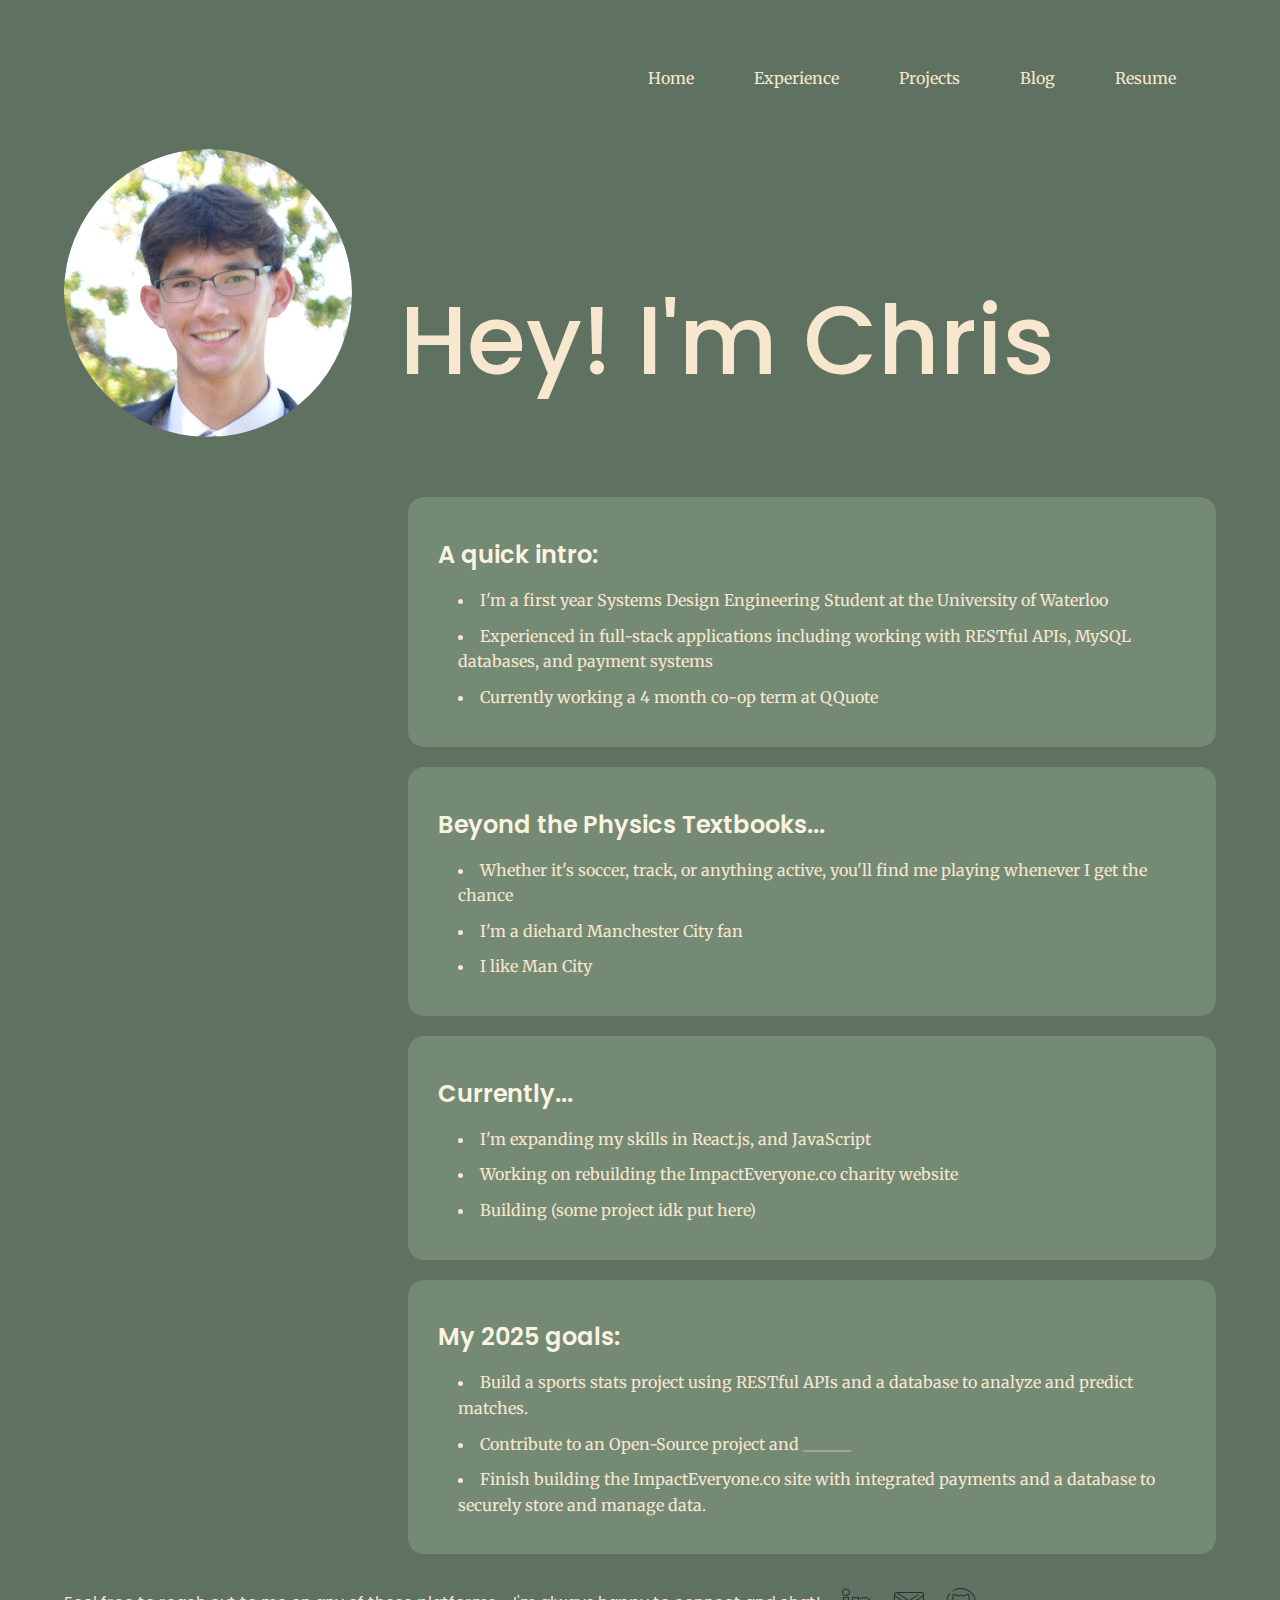
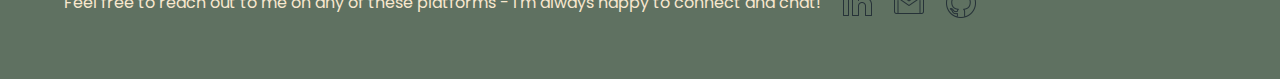
<file: index.html>
<!doctype html>
<html>
    <head>
        <head>
            <link href="https://fonts.googleapis.com/css2?family=Merriweather:ital,wght@0,300;0,400;0,700;0,900;1,300;1,400;1,700;1,900&family=Poppins:ital,wght@0,100;0,200;0,300;0,400;0,500;0,600;0,700;0,800;0,900;1,100;1,200;1,300;1,400;1,500;1,600;1,700;1,800;1,900&display=swap" rel="stylesheet">
            <link rel="stylesheet" href="css/styles.css">
            <script src="js/index.js"></script>
        </head>
       
    </head>
    <body>
        <header>
            <nav class="top-nav">
              <ul>
                <li><button id="home-btn">Home</button></li>
                <li><button id="experience-btn">Experience</button></li>
                <li><button id="projects-btn">Projects</button></li>
                <li><button id="blogs-btn">Blog</button></li>
                <li><button id="resume-btn">Resume</button></li>
              </ul>
            </nav>
        </header>
        <div class="img-intro">
            <img src="images/profile_pic.jpg" id="profile_pic">
            <h1>Hey! I'm Chris</h1>
        </div>
        <div class="section-box">
            <h2>A quick intro:</h2>
            <div id="intro">
                <ul>
                    <li>I'm a first year Systems Design Engineering Student at the University of Waterloo</li>
                    <li>Experienced in full-stack applications including working with RESTful APIs, MySQL databases, and payment systems</li>
                    <li>Currently working a 4 month co-op term at QQuote</li>
                </ul>
            </div>
        </div>
        
        <div class="section-box">
            <h2>Beyond the Physics Textbooks...</h2>
            <div id="fun_stuff">
                <ul>
                    <li>Whether it's soccer, track, or anything active, you'll find me playing whenever I get the chance</li>
                    <li>I'm a diehard Manchester City fan</li>
                    <li>I like Man City</li>
                </ul>
            </div>
        </div>
        
        <div class="section-box">
            <h2>Currently...</h2>
            <div id="current">
                <ul>
                    <li>I'm expanding my skills in React.js, and JavaScript</li>
                    <li>Working on rebuilding the ImpactEveryone.co charity website</li>
                    <li>Building (some project idk put here)</li>
                </ul>
            </div>
        </div>
        
        <div class="section-box">
            <h2>My 2025 goals:</h2>
            <div id="goals">
                <ul>
                    <li>Build a sports stats project using RESTful APIs and a database to analyze and predict matches.</li>
                    <li>Contribute to an Open-Source project and ______</li>
                    <li>Finish building the ImpactEveryone.co site with integrated payments and a database to securely store and manage data.</li>
                </ul>
            </div>
        </div>
        
        <div class="social-links">
            <p>Feel free to reach out to me on any of these platforms - I'm always happy to connect and chat! </p>
            <a href="https://www.linkedin.com/in/chrisjackson-/" target="_blank" class="social-button">
                <img src="images/linkedin.png" alt="LinkedIn">
            </a>
            <a href="mailto:c8jackso@uwaterloo.ca" target="_blank" class="social-button">
                <img src="images/email.png" alt="Email">
            </a>
            <a href="https://github.com/chrisjacksoneng" target="_blank" class="social-button">
                <img src="images/github.png" alt="LinkedIn">
            </a>
        </div>        
    </body>
</html>
</file>
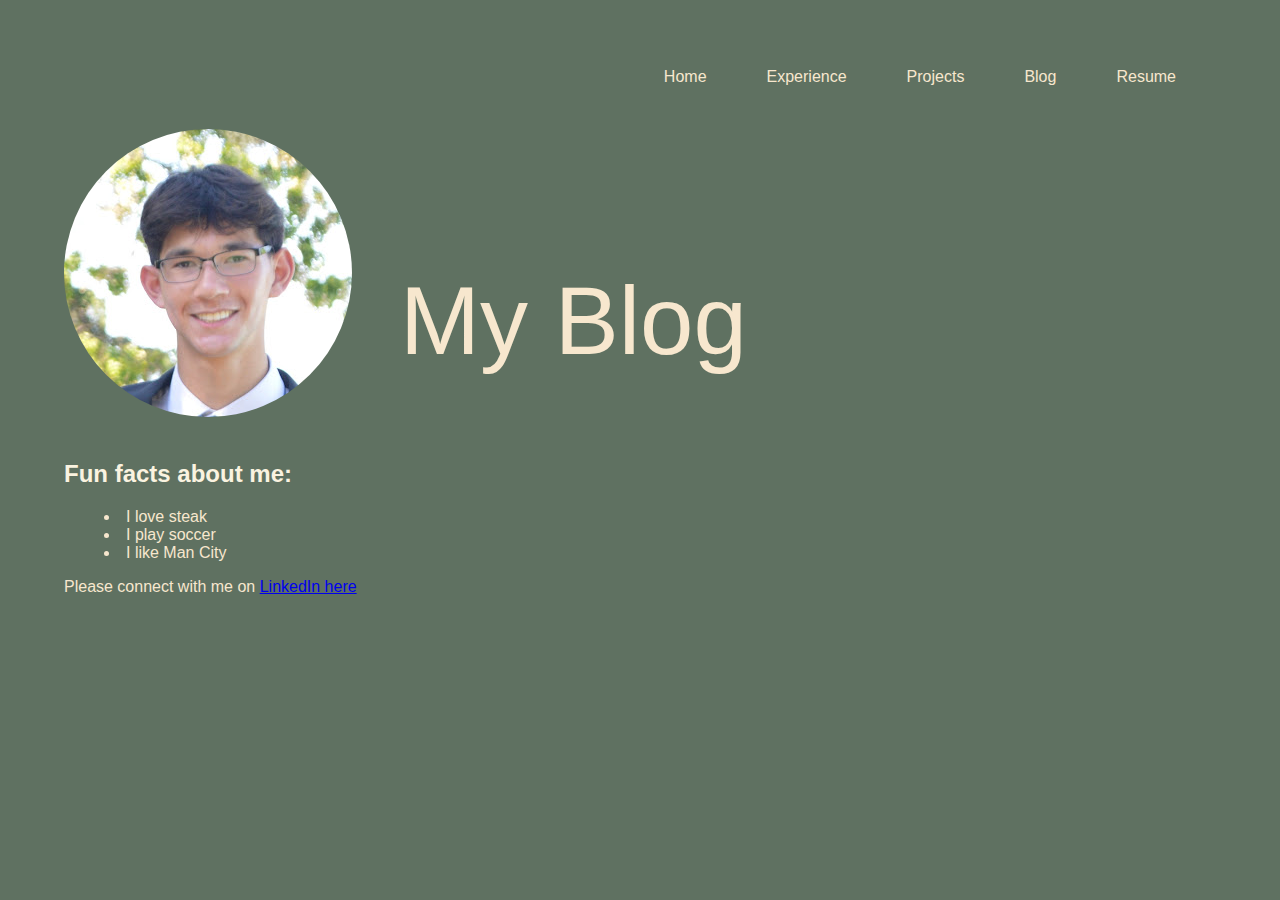
<file: pages/blogs.html>
<!doctype html>
<html>
    <head>
        <link rel="stylesheet" href="../css/styles.css">
        <link href="https://fonts.googleapis.com/css2?family=Bangers&family=Black+Ops+One&family=Creepster&family=La+Belle+Aurore&family=MedievalSharp&family=Orbitron&family=Rye&display=swap" rel="stylesheet">
        <script src="../js/index.js"></script>
    </head>
    <body>
        <header>
            <nav class="top-nav">
              <ul>
                <li><button id="home-btn">Home</button></li>
                <li><button id="experience-btn">Experience</button></li>
                <li><button id="projects-btn">Projects</button></li>
                <li><button id="blogs-btn">Blog</button></li>
                <li><button id="resume-btn">Resume</button></li>
              </ul>
            </nav>
        </header>
        <div class="img-intro">
            <img src="../images/profile_pic.jpg" id="profile_pic">
            <h1>My Blog</h1>
        </div>
        <h2>Fun facts about me:</h2>
        <ul>
            <li>I love steak</li>
            <li>I play soccer</li>
            <li>I like Man City</li>
        </ul>
        <p>Please connect with me on 
            <a href="https://www.linkedin.com/in/chrisjackson-/" target="_blank">LinkedIn here</a>
        </p>
    </body>
</html>
</file>
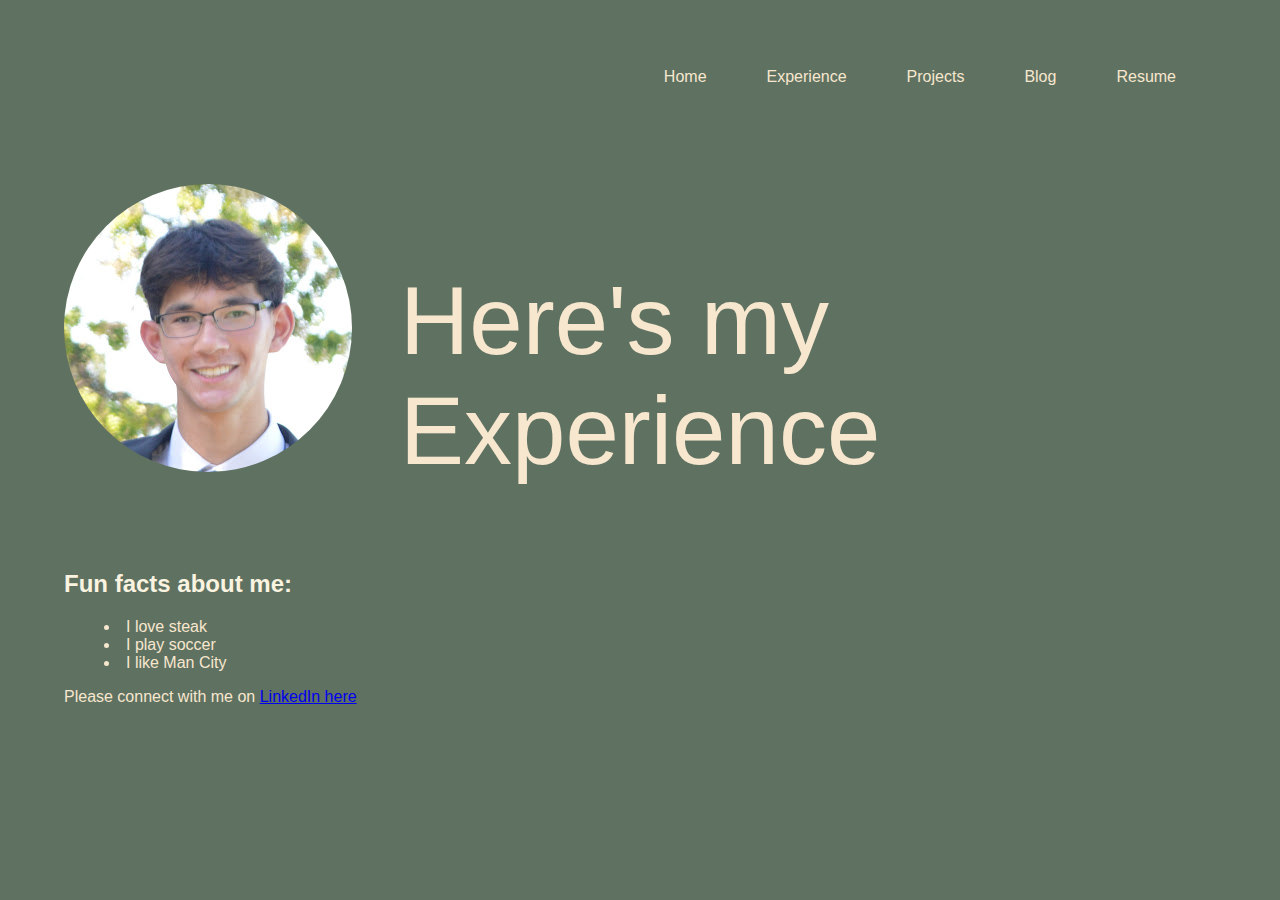
<file: pages/experience.html>
<!doctype html>
<html>
    <head>
        <link rel="stylesheet" href="../css/styles.css">
        <link href="https://fonts.googleapis.com/css2?family=Bangers&family=Black+Ops+One&family=Creepster&family=La+Belle+Aurore&family=MedievalSharp&family=Orbitron&family=Rye&display=swap" rel="stylesheet">
        <script src="../js/index.js"></script>
    </head>
    <body>
        <header>
            <nav class="top-nav">
              <ul>
                <li><button id="home-btn">Home</button></li>
                <li><button id="experience-btn">Experience</button></li>
                <li><button id="projects-btn">Projects</button></li>
                <li><button id="blogs-btn">Blog</button></li>
                <li><button id="resume-btn">Resume</button></li>
              </ul>
            </nav>
        </header>
        <div class="img-intro">
            <img src="../images/profile_pic.jpg" id="profile_pic">
            <h1>Here's my Experience</h1>
        </div>
        <h2>Fun facts about me:</h2>
        <ul>
            <li>I love steak</li>
            <li>I play soccer</li>
            <li>I like Man City</li>
        </ul>
        <p>Please connect with me on 
            <a href="https://www.linkedin.com/in/chrisjackson-/" target="_blank">LinkedIn here</a>
        </p>
    </body>
</html>
</file>
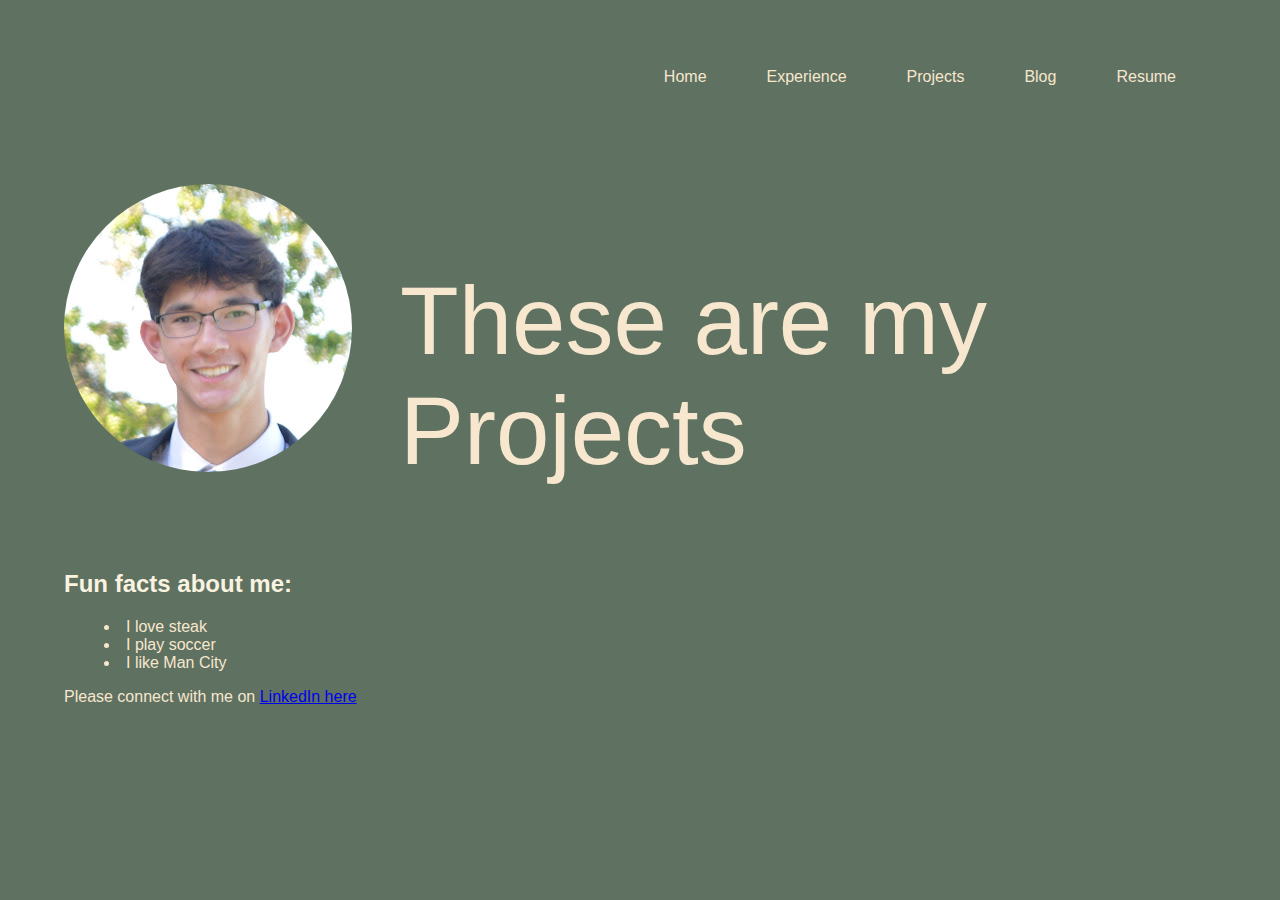
<file: pages/projects.html>
<!doctype html>
<html>
    <head>
        <link rel="stylesheet" href="../css/styles.css">
        <link href="https://fonts.googleapis.com/css2?family=Bangers&family=Black+Ops+One&family=Creepster&family=La+Belle+Aurore&family=MedievalSharp&family=Orbitron&family=Rye&display=swap" rel="stylesheet">
        <script src="../js/index.js"></script>
    </head>
    <body>
        <header>
            <nav class="top-nav">
              <ul>
                <li><button id="home-btn">Home</button></li>
                <li><button id="experience-btn">Experience</button></li>
                <li><button id="projects-btn">Projects</button></li>
                <li><button id="blogs-btn">Blog</button></li>
                <li><button id="resume-btn">Resume</button></li>
              </ul>
            </nav>
        </header>
        <div class="img-intro">
            <img src="../images/profile_pic.jpg" id="profile_pic">
            <h1>These are my Projects</h1>
        </div>
        <h2>Fun facts about me:</h2>
        <ul>
            <li>I love steak</li>
            <li>I play soccer</li>
            <li>I like Man City</li>
        </ul>
        <p>Please connect with me on 
            <a href="https://www.linkedin.com/in/chrisjackson-/" target="_blank">LinkedIn here</a>
        </p>
    </body>
</html>
</file>
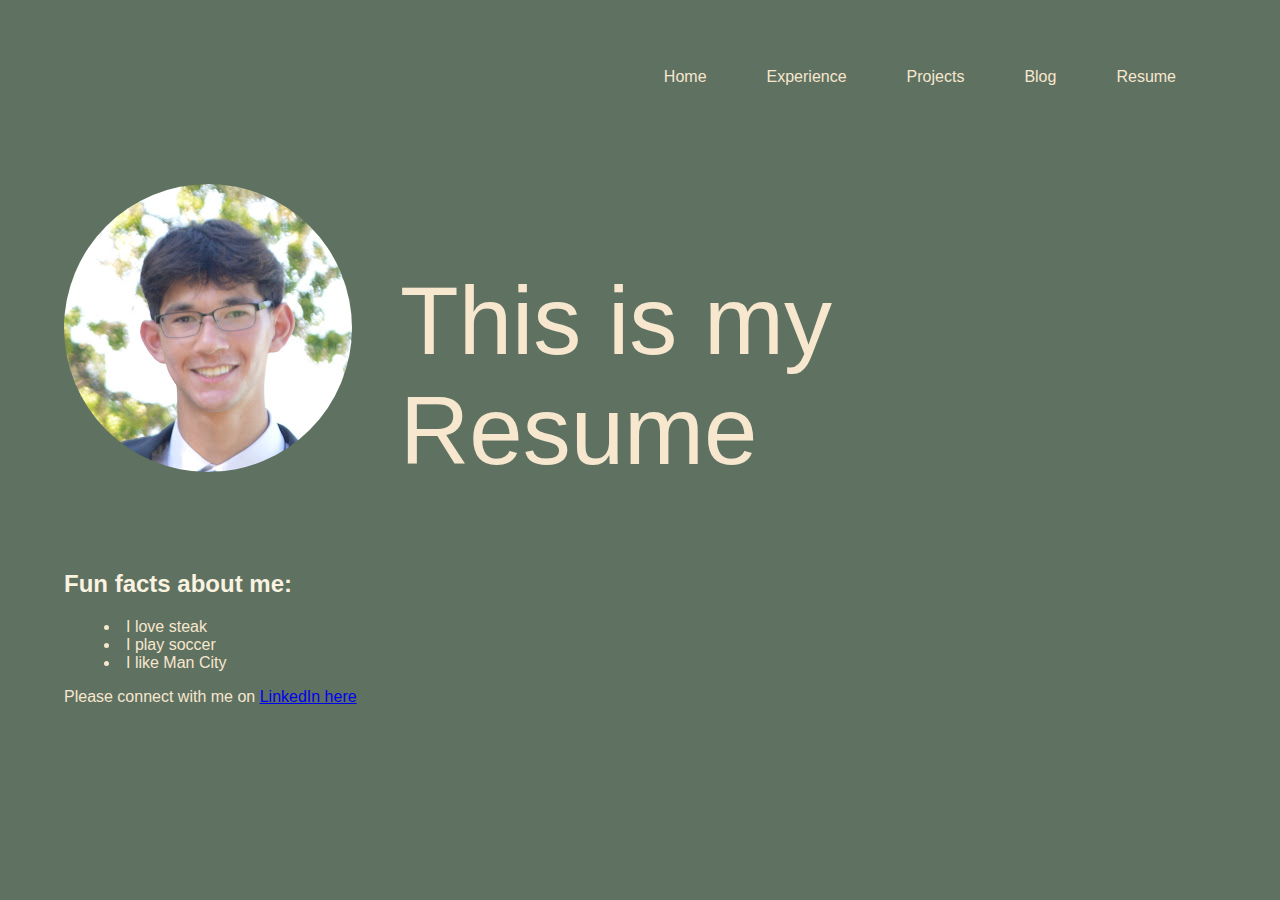
<file: pages/resume.html>
<!doctype html>
<html>
    <head>
        <link rel="stylesheet" href="../css/styles.css">
        <link href="https://fonts.googleapis.com/css2?family=Bangers&family=Black+Ops+One&family=Creepster&family=La+Belle+Aurore&family=MedievalSharp&family=Orbitron&family=Rye&display=swap" rel="stylesheet">
        <script src="../js/index.js"></script>
    </head>
    <body>
        <header>
            <nav class="top-nav">
              <ul>
                <li><button id="home-btn">Home</button></li>
                <li><button id="experience-btn">Experience</button></li>
                <li><button id="projects-btn">Projects</button></li>
                <li><button id="blogs-btn">Blog</button></li>
                <li><button id="resume-btn">Resume</button></li>
              </ul>
            </nav>
        </header>
        <div class="img-intro">
            <img src="../images/profile_pic.jpg" id="profile_pic">
            <h1>This is my Resume</h1>
        </div>
        <h2>Fun facts about me:</h2>
        <ul>
            <li>I love steak</li>
            <li>I play soccer</li>
            <li>I like Man City</li>
        </ul>
        <p>Please connect with me on 
            <a href="https://www.linkedin.com/in/chrisjackson-/" target="_blank">LinkedIn here</a>
        </p>
    </body>
</html>
</file>
<file: css/styles.css>
body {
    background-color: #5F7161        ;
    background-repeat: no-repeat;
    list-style-position: inside;
    justify-content: start;
    align-items: start;
    margin: 3rem 4rem;
    color: #F7E7CE;
    font-family: 'Poppins', sans-serif;
}

#profile_pic {
    border-radius: 50%;
}

h1 {
    font-size: 600%;
    margin-left: 3rem;
    margin-top: 10rem;
    font-weight: 500;

}


.img-intro {
    display: flex;
    align-items: center; 
}

button {
  color: #F7E7CE;
  background-color: transparent; /* Or any color you want */
  border: none;
  padding: 10px 20px;
  font-size: 16px;
  border-radius: 5px;
  cursor: pointer;
  transition: 0.3s;
  font-family: 'Merriweather', sans-serif;
}

button:hover {
    background-color: #748A75;
}

.top-nav {
    display: flex;
    justify-content: flex-end; /* Moves buttons to the right */
    padding: 10px 20px;
  }
  
  .top-nav ul {
    list-style: none; /* Removes bullets */
    display: flex;
    gap: 20px; /* Spacing between buttons */
    margin: 0;
    padding: 0;
  }
  
  .top-nav a {
    text-decoration: none;
    color: #F7E7CE;
    padding: 10px 15px;
    border-radius: 5px;
    transition: background 0.3s;
  }
  
  .top-nav a:hover {
    background-color: #748A75; /* Hover effect */
  }

  .social-links {
    display: flex;
    align-items: center;
    gap: 20px;           /* Adds space between each icon */
    margin-top: 20px;
    flex-wrap: wrap;     /* Wraps icons on smaller screens */
}

.social-button {
    display: inline-flex;
    width: 32px;         /* Set the desired width */
    height: 32px;        /* Set the desired height */
}

.social-button img {
    width: 100%;
    height: 100%;
    object-fit: contain; /* Ensures the image fits within its dimensions */
    border-radius: 5px;  /* Optional: rounded corners */
    transition: transform 0.3s;
}

.social-button:hover img {
    transform: scale(1.2); /* Enlarge slightly on hover */
}

/* Box styling for each section */
.section-box {
    background-color: #748A75; /* Light background color */
    border-radius: 16px;       /* Rounded corners */
    padding: 20px 30px;
    margin: 20px 0;
    margin-left: 21.5rem;
}

.section-box h2 {
    font-family: 'Poppins', sans-serif;
    font-weight: 600;
    font-size: 24px;
    margin-bottom: 10px;
    text-align: start;
}

.section-box ul {
    font-family: 'Merriweather', serif;
    font-size: 16px;
    line-height: 1.6;
    color: #F7E7CE;
    padding-left: 20px;
}

.section-box ul li {
    margin: 10px 0;
}

.section-box:hover {
    transform: translateY(-5px); /* Moves box slightly on hover */
    transition: transform 0.3s;
}

h2 {
    color: #FAF3E0   ; 
}
</file>
